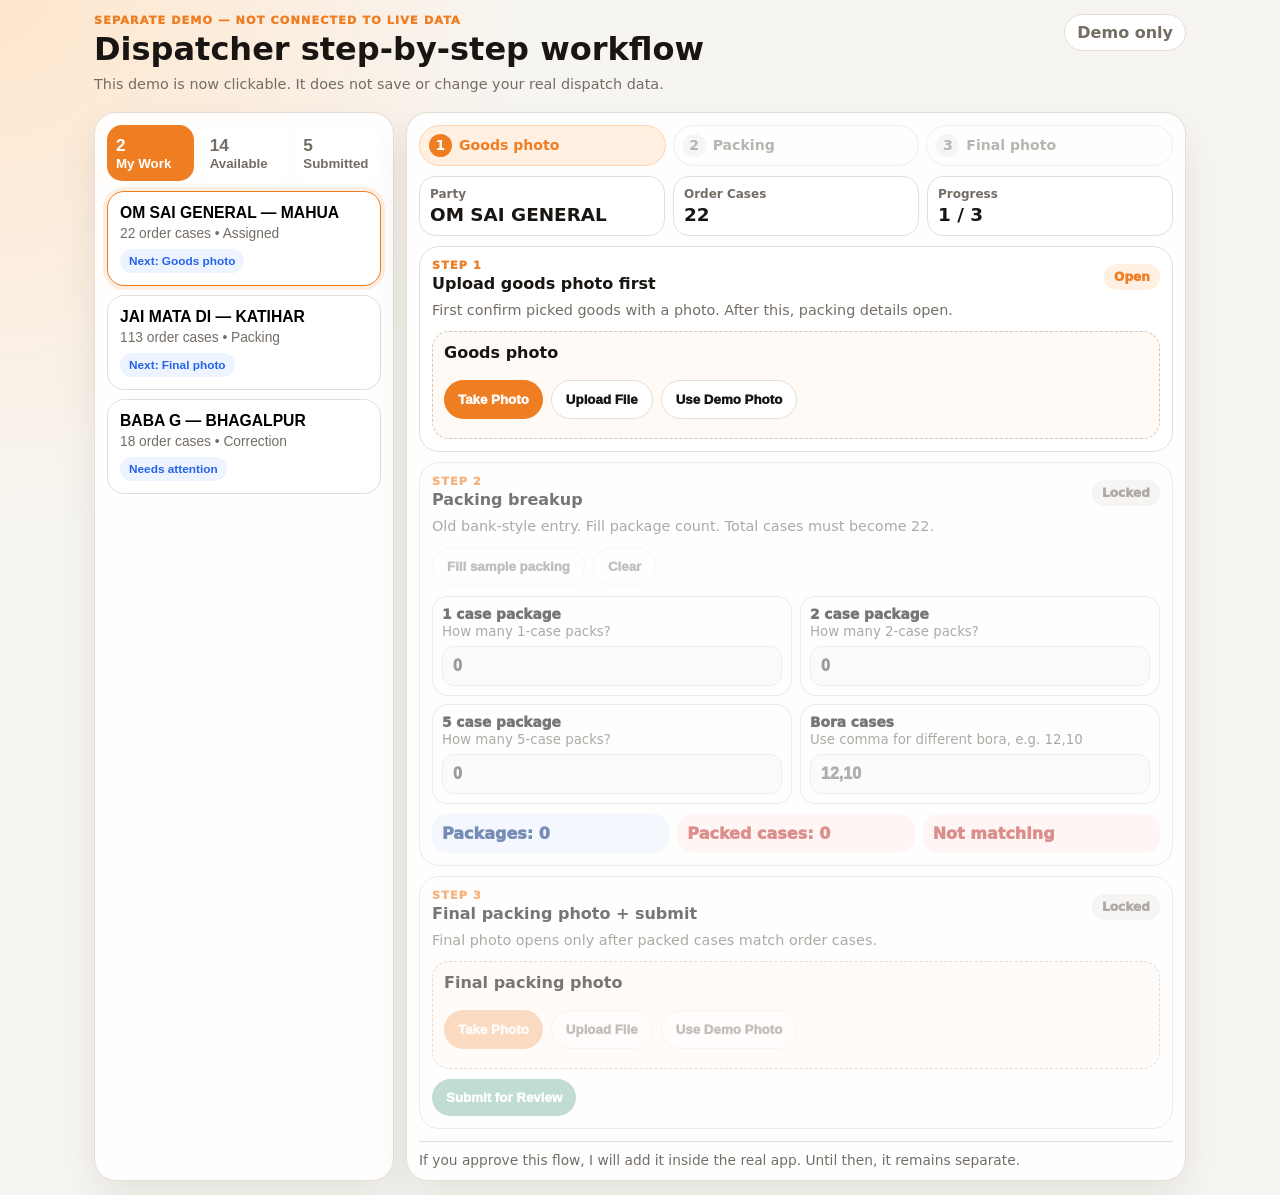
<file: dispatcher-step-demo.html>
<!DOCTYPE html>
<html lang="en">
<head>
  <meta charset="UTF-8" />
  <meta name="viewport" content="width=device-width, initial-scale=1.0" />
  <title>Dispatcher Step Demo — Ambe Traders</title>
  <style>
    :root { --bg:#f7f5f1; --card:#fff; --ink:#181512; --muted:#746d64; --line:#e6ded5; --orange:#ef7d22; --orange2:#fff0e2; --green:#12805c; --green2:#e9f8f1; --blue:#2563eb; --blue2:#edf4ff; --red:#c2413b; --red2:#fff0ee; --shadow:0 18px 40px rgba(31,24,18,.08); }
    *{box-sizing:border-box} body{margin:0;background:radial-gradient(circle at top left,#ffe6cd,transparent 30%),var(--bg);font-family:Inter,system-ui,-apple-system,Segoe UI,sans-serif;color:var(--ink)}
    .shell{max-width:1120px;margin:auto;padding:14px}.top{display:flex;justify-content:space-between;gap:12px;align-items:flex-start;margin-bottom:12px}.top h1{margin:3px 0;font-size:clamp(1.28rem,3vw,2rem)}.eyebrow{margin:0;color:var(--orange);font-size:.7rem;font-weight:950;letter-spacing:.1em;text-transform:uppercase}.note{color:var(--muted);font-size:.9rem;line-height:1.42;margin:.35rem 0}.pill{border-radius:999px;padding:8px 12px;background:#fff;border:1px solid var(--line);font-weight:900;color:var(--muted);white-space:nowrap}
    .grid{display:grid;grid-template-columns:300px 1fr;gap:12px}.panel{background:rgba(255,255,255,.95);border:1px solid var(--line);border-radius:22px;box-shadow:var(--shadow);padding:12px}.tabs{display:grid;grid-template-columns:repeat(3,1fr);gap:7px;margin-bottom:10px}.tab{border:0;border-radius:15px;padding:10px 9px;background:#fff;color:var(--muted);font-weight:900;text-align:left}.tab.active{background:var(--orange);color:#fff}.tab strong{display:block;font-size:1.08rem}.job{width:100%;border:1px solid var(--line);border-radius:17px;background:#fff;padding:12px;margin-bottom:9px;text-align:left}.job.active{border-color:var(--orange);box-shadow:0 0 0 4px rgba(239,125,34,.12)}.job h3{margin:0 0 4px;font-size:.98rem}.job p{margin:0;color:var(--muted);font-size:.86rem}.status{display:inline-flex;margin-top:8px;border-radius:999px;padding:5px 9px;background:var(--blue2);color:var(--blue);font-size:.74rem;font-weight:900}
    .progress{display:grid;grid-template-columns:repeat(3,1fr);gap:7px;margin-bottom:10px}.stepchip{display:flex;align-items:center;gap:7px;border:1px solid var(--line);border-radius:999px;background:#fff;padding:8px 9px;color:var(--muted);font-weight:900;font-size:.88rem}.stepchip span{display:grid;place-items:center;width:23px;height:23px;border-radius:999px;background:#eee}.stepchip.done{background:var(--green2);color:var(--green);border-color:#c8ebdc}.stepchip.done span{background:var(--green);color:#fff}.stepchip.active{background:var(--orange2);color:var(--orange);border-color:#ffd3ad}.stepchip.active span{background:var(--orange);color:#fff}.stepchip.locked{opacity:.5}
    .summary{display:grid;grid-template-columns:repeat(3,1fr);gap:8px;margin-bottom:10px}.summary div{background:#fff;border:1px solid var(--line);border-radius:16px;padding:10px}.summary span{display:block;color:var(--muted);font-size:.75rem;font-weight:850}.summary strong{display:block;margin-top:3px;font-size:1.15rem}.workstep{border:1px solid var(--line);background:#fff;border-radius:20px;padding:12px;margin-top:10px}.workstep.done{background:#f8fffb}.workstep.locked{opacity:.58}.head{display:flex;justify-content:space-between;align-items:center;gap:8px}.head h2{font-size:1rem;margin:2px 0}.soft{border-radius:999px;padding:6px 10px;background:var(--orange2);color:var(--orange);font-weight:950;font-size:.76rem}.soft.green{background:var(--green2);color:var(--green)}.soft.grey{background:#f1efec;color:var(--muted)}
    .actions{display:flex;gap:8px;flex-wrap:wrap;margin-top:10px}.btn{border:0;border-radius:999px;padding:11px 14px;font-weight:950;background:var(--orange);color:#fff;cursor:pointer}.btn.secondary{background:#fff;color:var(--ink);border:1px solid var(--line)}.btn.green{background:var(--green)}.btn:disabled{opacity:.45;cursor:not-allowed}.hidden{display:none!important}.uploadbox{margin-top:10px;border:1px dashed #d4c5b6;border-radius:17px;padding:11px;background:#fffaf5;display:grid;gap:8px}.photo-row{display:grid;grid-template-columns:repeat(4,1fr);gap:7px}.photo{height:64px;border-radius:13px;background:linear-gradient(135deg,#ddd,#fafafa);display:grid;place-items:center;color:var(--muted);font-weight:900;font-size:.75rem;overflow:hidden}.photo img{width:100%;height:100%;object-fit:cover}
    .packgrid{display:grid;grid-template-columns:repeat(2,1fr);gap:8px;margin-top:10px}.pack{border:1px solid var(--line);border-radius:15px;background:#fff;padding:9px}.pack label{display:block;font-weight:950;font-size:.86rem}.pack small{display:block;color:var(--muted);margin-top:2px}.pack input{width:100%;margin-top:7px;border:1px solid var(--line);border-radius:12px;padding:10px;font-weight:950;font-size:1rem}.totals{display:grid;grid-template-columns:repeat(3,1fr);gap:8px;margin-top:10px}.total{border-radius:15px;padding:10px;background:var(--blue2);color:#123b80;font-weight:950}.total.ok{background:var(--green2);color:var(--green)}.total.bad{background:var(--red2);color:var(--red)}.toast{position:fixed;left:50%;bottom:18px;transform:translateX(-50%);background:#181512;color:#fff;border-radius:999px;padding:11px 15px;font-weight:900;box-shadow:var(--shadow);z-index:99}.footer{margin-top:12px;border-top:1px solid var(--line);padding-top:10px;color:var(--muted);font-size:.86rem}
    @media(max-width:850px){.shell{padding:10px}.grid{grid-template-columns:1fr}.side{order:2}.main{order:1}.summary{grid-template-columns:1fr 1fr}.progress{grid-template-columns:1fr}.photo-row{grid-template-columns:repeat(3,1fr)}.top{flex-direction:column}.packgrid{grid-template-columns:1fr}.totals{grid-template-columns:1fr}.panel{border-radius:18px}.workstep{border-radius:18px}.tabs{position:sticky;top:0;z-index:5;background:var(--bg);padding-bottom:7px}}
  </style>
</head>
<body>
  <main class="shell">
    <div class="top">
      <div><p class="eyebrow">Separate Demo — Not connected to live data</p><h1>Dispatcher step-by-step workflow</h1><p class="note">This demo is now clickable. It does not save or change your real dispatch data.</p></div>
      <span class="pill">Demo only</span>
    </div>
    <section class="grid">
      <aside class="panel side">
        <div class="tabs"><button class="tab active"><strong>2</strong>My Work</button><button class="tab"><strong>14</strong>Available</button><button class="tab"><strong>5</strong>Submitted</button></div>
        <button class="job active"><h3>OM SAI GENERAL — MAHUA</h3><p>22 order cases • Assigned</p><span id="jobStatus" class="status">Next: Goods photo</span></button>
        <button class="job"><h3>JAI MATA DI — KATIHAR</h3><p>113 order cases • Packing</p><span class="status">Next: Final photo</span></button>
        <button class="job"><h3>BABA G — BHAGALPUR</h3><p>18 order cases • Correction</p><span class="status">Needs attention</span></button>
      </aside>
      <section class="panel main">
        <div class="progress"><div id="chip1" class="stepchip active"><span>1</span>Goods photo</div><div id="chip2" class="stepchip locked"><span>2</span>Packing</div><div id="chip3" class="stepchip locked"><span>3</span>Final photo</div></div>
        <div class="summary"><div><span>Party</span><strong>OM SAI GENERAL</strong></div><div><span>Order Cases</span><strong id="orderCases">22</strong></div><div><span>Progress</span><strong id="progressText">1 / 3</strong></div></div>

        <article id="step1" class="workstep">
          <div class="head"><div><p class="eyebrow">Step 1</p><h2>Upload goods photo first</h2></div><span id="step1State" class="soft">Open</span></div>
          <p class="note">First confirm picked goods with a photo. After this, packing details open.</p>
          <div class="uploadbox"><strong>Goods photo</strong><div class="actions"><button id="goodsCameraBtn" class="btn">Take Photo</button><button id="goodsFileBtn" class="btn secondary">Upload File</button><button id="goodsSampleBtn" class="btn secondary">Use Demo Photo</button></div><input id="goodsCamera" class="hidden" type="file" accept="image/*" capture="environment"><input id="goodsFile" class="hidden" type="file" accept="image/*"><div id="goodsPreview" class="photo-row"></div></div>
        </article>

        <article id="step2" class="workstep locked">
          <div class="head"><div><p class="eyebrow">Step 2</p><h2>Packing breakup</h2></div><span id="step2State" class="soft grey">Locked</span></div>
          <p class="note">Old bank-style entry. Fill package count. Total cases must become 22.</p>
          <div class="actions"><button id="samplePackingBtn" class="btn secondary" disabled>Fill sample packing</button><button id="clearPackingBtn" class="btn secondary" disabled>Clear</button></div>
          <div class="packgrid">
            <div class="pack"><label>1 case package</label><small>How many 1-case packs?</small><input id="pack1" type="number" inputmode="numeric" min="0" value="0" disabled></div>
            <div class="pack"><label>2 case package</label><small>How many 2-case packs?</small><input id="pack2" type="number" inputmode="numeric" min="0" value="0" disabled></div>
            <div class="pack"><label>5 case package</label><small>How many 5-case packs?</small><input id="pack5" type="number" inputmode="numeric" min="0" value="0" disabled></div>
            <div class="pack"><label>Bora cases</label><small>Use comma for different bora, e.g. 12,10</small><input id="boraCases" inputmode="numeric" placeholder="12,10" disabled></div>
          </div>
          <div class="totals"><div id="packageTotal" class="total">Packages: 0</div><div id="caseTotal" class="total bad">Packed cases: 0</div><div id="matchTotal" class="total bad">Not matching</div></div>
        </article>

        <article id="step3" class="workstep locked">
          <div class="head"><div><p class="eyebrow">Step 3</p><h2>Final packing photo + submit</h2></div><span id="step3State" class="soft grey">Locked</span></div>
          <p class="note">Final photo opens only after packed cases match order cases.</p>
          <div class="uploadbox"><strong>Final packing photo</strong><div class="actions"><button id="finalCameraBtn" class="btn" disabled>Take Photo</button><button id="finalFileBtn" class="btn secondary" disabled>Upload File</button><button id="finalSampleBtn" class="btn secondary" disabled>Use Demo Photo</button></div><input id="finalCamera" class="hidden" type="file" accept="image/*" capture="environment"><input id="finalFile" class="hidden" type="file" accept="image/*"><div id="finalPreview" class="photo-row"></div></div>
          <div class="actions"><button id="submitBtn" class="btn green" disabled>Submit for Review</button></div>
        </article>
        <div class="footer">If you approve this flow, I will add it inside the real app. Until then, it remains separate.</div>
      </section>
    </section>
  </main>
  <div id="toast" class="toast hidden"></div>
  <script>
    const orderCases = 22;
    const state = { goods:false, packing:false, final:false, submitted:false };
    const $ = id => document.getElementById(id);
    const toast = msg => { $('toast').textContent = msg; $('toast').classList.remove('hidden'); setTimeout(() => $('toast').classList.add('hidden'), 1800); };
    const demoSvg = label => 'data:image/svg+xml;charset=UTF-8,' + encodeURIComponent(`<svg xmlns="http://www.w3.org/2000/svg" width="300" height="220"><rect width="100%" height="100%" fill="#fff0e2"/><rect x="38" y="38" width="224" height="146" rx="18" fill="#ef7d22" opacity=".16"/><text x="150" y="105" text-anchor="middle" font-family="Arial" font-size="24" font-weight="800" fill="#181512">${label}</text><text x="150" y="134" text-anchor="middle" font-family="Arial" font-size="15" fill="#746d64">Demo photo</text></svg>`);
    function addPhoto(previewId, file, label) {
      const box = document.createElement('div'); box.className = 'photo';
      const img = document.createElement('img');
      if (file) img.src = URL.createObjectURL(file); else img.src = demoSvg(label || 'Photo');
      box.appendChild(img); $(previewId).appendChild(box);
    }
    function setDone(step) {
      if (step === 1) { state.goods = true; $('step1').classList.add('done'); $('step1State').textContent='Done'; $('step1State').className='soft green'; $('chip1').className='stepchip done'; unlockPacking(); }
      if (step === 3) { state.final = true; $('step3').classList.add('done'); $('step3State').textContent='Ready'; $('step3State').className='soft green'; $('chip3').className='stepchip done'; $('submitBtn').disabled=false; }
      updateProgress();
    }
    function unlockPacking() {
      $('step2').classList.remove('locked'); $('step2State').textContent='Open'; $('step2State').className='soft'; $('chip2').className='stepchip active'; $('jobStatus').textContent='Next: Packing details';
      ['pack1','pack2','pack5','boraCases','samplePackingBtn','clearPackingBtn'].forEach(id => $(id).disabled = false);
      toast('Packing opened');
    }
    function updateProgress() {
      const count = (state.goods?1:0) + (state.packing?1:0) + (state.final?1:0); $('progressText').textContent = `${Math.max(1,count)} / 3`;
    }
    function parseBora() { return ($('boraCases').value || '').split(',').map(v => parseInt(v.trim(),10)).filter(n => Number.isFinite(n) && n > 0); }
    function calcPacking() {
      const p1 = parseInt($('pack1').value || '0',10) || 0, p2 = parseInt($('pack2').value || '0',10) || 0, p5 = parseInt($('pack5').value || '0',10) || 0, bora = parseBora();
      const packages = p1 + p2 + p5 + bora.length;
      const cases = p1 + (p2*2) + (p5*5) + bora.reduce((a,b)=>a+b,0);
      $('packageTotal').textContent = `Packages: ${packages}`; $('caseTotal').textContent = `Packed cases: ${cases}`;
      const match = cases === orderCases;
      $('caseTotal').className = 'total ' + (match ? 'ok' : 'bad'); $('matchTotal').className = 'total ' + (match ? 'ok' : 'bad'); $('matchTotal').textContent = match ? 'Matched' : 'Not matching';
      if (match && state.goods) unlockFinal(); else lockFinal();
    }
    function unlockFinal() {
      if (!state.packing) toast('Final photo opened');
      state.packing = true; $('step2').classList.add('done'); $('step2State').textContent='Done'; $('step2State').className='soft green'; $('chip2').className='stepchip done'; $('chip3').className='stepchip active'; $('step3').classList.remove('locked'); $('jobStatus').textContent='Next: Final photo';
      ['finalCameraBtn','finalFileBtn','finalSampleBtn'].forEach(id => $(id).disabled = false); updateProgress();
    }
    function lockFinal() {
      if (!state.final) { state.packing = false; $('step3').classList.add('locked'); ['finalCameraBtn','finalFileBtn','finalSampleBtn','submitBtn'].forEach(id => $(id).disabled = true); $('chip3').className='stepchip locked'; }
    }
    $('goodsCameraBtn').onclick = () => $('goodsCamera').click(); $('goodsFileBtn').onclick = () => $('goodsFile').click(); $('finalCameraBtn').onclick = () => $('finalCamera').click(); $('finalFileBtn').onclick = () => $('finalFile').click();
    $('goodsSampleBtn').onclick = () => { addPhoto('goodsPreview', null, 'Goods'); setDone(1); };
    $('finalSampleBtn').onclick = () => { addPhoto('finalPreview', null, 'Final'); setDone(3); };
    $('goodsCamera').onchange = e => { if(e.target.files[0]) { addPhoto('goodsPreview', e.target.files[0]); setDone(1); }};
    $('goodsFile').onchange = e => { if(e.target.files[0]) { addPhoto('goodsPreview', e.target.files[0]); setDone(1); }};
    $('finalCamera').onchange = e => { if(e.target.files[0]) { addPhoto('finalPreview', e.target.files[0]); setDone(3); }};
    $('finalFile').onchange = e => { if(e.target.files[0]) { addPhoto('finalPreview', e.target.files[0]); setDone(3); }};
    ['pack1','pack2','pack5','boraCases'].forEach(id => $(id).addEventListener('input', calcPacking));
    $('samplePackingBtn').onclick = () => { $('pack1').value=0; $('pack2').value=0; $('pack5').value=0; $('boraCases').value='12,10'; calcPacking(); };
    $('clearPackingBtn').onclick = () => { $('pack1').value=0; $('pack2').value=0; $('pack5').value=0; $('boraCases').value=''; calcPacking(); };
    $('submitBtn').onclick = () => { state.submitted = true; $('jobStatus').textContent='Submitted for review'; toast('Submitted for review'); $('submitBtn').textContent='Submitted'; $('submitBtn').disabled=true; };
  </script>
</body>
</html>
</file>
